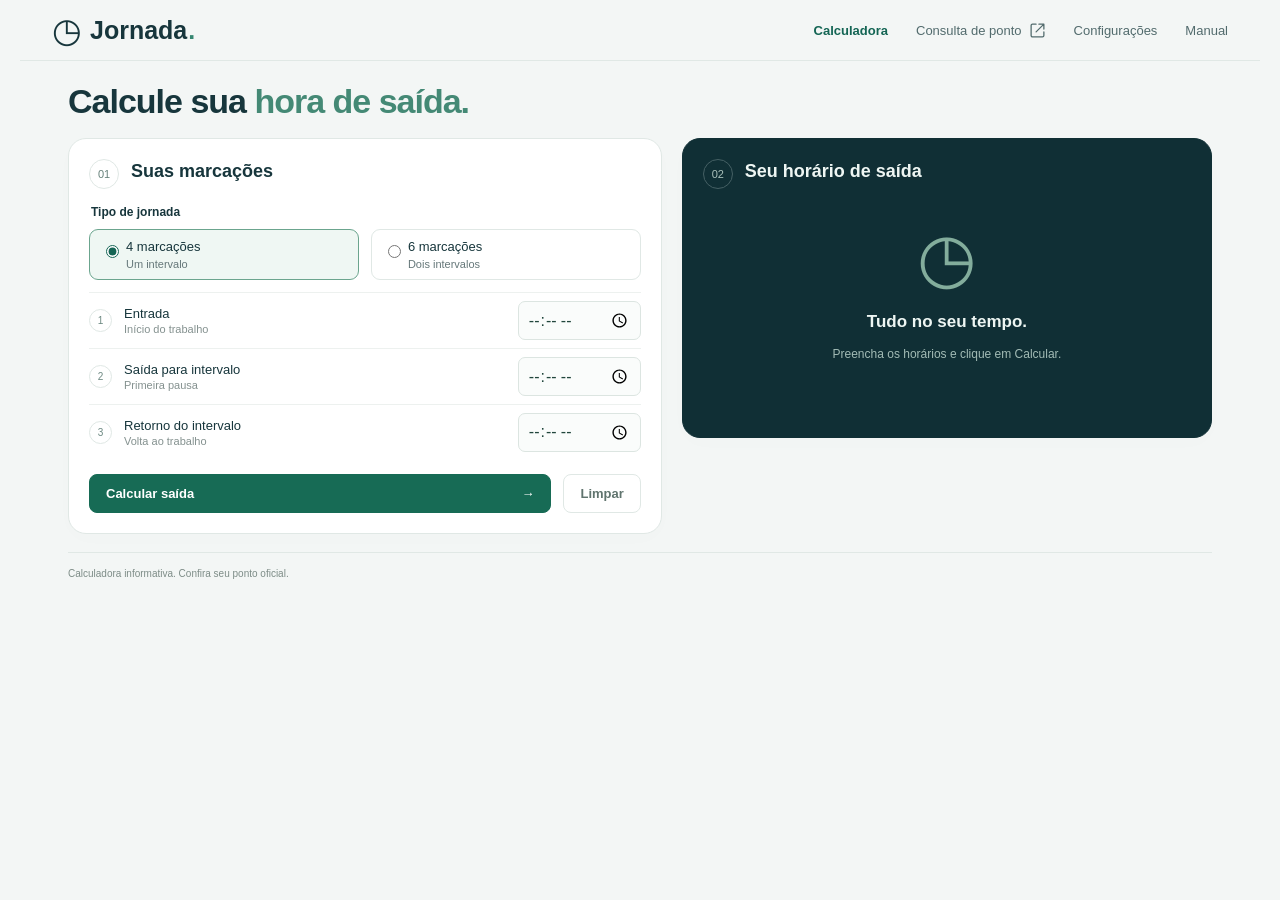
<file: index.html>
<!DOCTYPE html>
<html lang="pt-BR">
<head>
  <meta charset="UTF-8">
  <meta name="viewport" content="width=device-width, initial-scale=1.0">
  <meta name="theme-color" content="#102c32">
  <meta name="description" content="Planeje sua saída com intervalos, hora noturna reduzida e margem de segurança ajustável.">
  <title>Calculadora de jornada</title>
  <link rel="stylesheet" href="assets/css/style.css">
</head>
<body>
  <header class="topbar">
    <a class="brand" href="./"><span class="brand-icon" aria-hidden="true">◷</span> Jornada<span class="brand-dot">.</span></a>
    <button type="button" id="menu-toggle" class="menu-toggle" aria-controls="main-nav" aria-expanded="false"><span aria-hidden="true">☰</span><span id="menu-label">Menu</span></button>
    <nav id="main-nav" aria-label="Navegação principal">
      <button type="button" id="abrir-calculadora" aria-controls="calculadora-panel" aria-current="page">Calculadora</button>
      <a class="external-link" href="https://webapp.confianca.com.br/consultaponto/ponto.aspx" target="_blank" rel="noopener noreferrer" aria-label="Consulta de ponto (abre em nova aba)">Consulta de ponto<svg class="external-link-icon" xmlns="http://www.w3.org/2000/svg" width="18" height="18" viewBox="0 0 24 24" fill="none" stroke="currentColor" stroke-width="1.8" stroke-linecap="round" stroke-linejoin="round" aria-hidden="true" focusable="false"><path d="M14 3h7v7M10 14 21 3"/><path d="M21 14v5a2 2 0 0 1-2 2H5a2 2 0 0 1-2-2V5a2 2 0 0 1 2-2h5"/></svg></a>
      <button type="button" id="abrir-configuracoes" aria-controls="configuracoes" aria-expanded="false">Configurações</button>
      <button type="button" id="abrir-manual" aria-controls="manual" aria-expanded="false">Manual</button>
    </nav>
  </header>
  <main>
    <section class="intro">
      <h1>Calcule sua <span>hora de saída.</span></h1>
    </section>
          <section id="configuracoes" class="card settings-panel" hidden aria-labelledby="settings-title"><h2 id="settings-title">Regras do cálculo</h2><p class="hint">Ajuste os parâmetros e volte à calculadora.</p>
            <div class="settings-grid">
              <label for="jornada">Jornada (minutos)<input form="jornada-form" type="number" id="jornada" min="1" max="960" value="440" required><small>440 min = 7h20</small></label>
              <label for="extras">Extras (minutos)<input form="jornada-form" type="number" id="extras" min="0" max="360" value="120" required><small>120 min = 2h00</small></label>
              <label for="margem">Margem (minutos)<input form="jornada-form" type="number" id="margem" min="0" max="30" value="2" required><small>Antecipação da saída</small></label>
            </div>
            <label class="check"><input form="jornada-form" type="checkbox" id="noturno" checked> Aplicar hora noturna reduzida entre 22h e 05h</label>
            <p class="hint">Cada 52min30s trabalhados nessa faixa contam como 60min. Intervalos não contam. Após 05h, o cálculo volta à hora comum.</p>
            <button type="button" id="voltar-calculadora">Voltar à calculadora</button>
          </section>
    <div class="workspace" id="calculadora-panel">
      <section class="card form-card" aria-labelledby="form-title">
        <div class="card-heading"><span class="step">01</span><div><h2 id="form-title">Suas marcações</h2></div></div>
        <form id="jornada-form">
          <fieldset class="mode"><legend>Tipo de jornada</legend>
            <label><input type="radio" id="quatro-marcacoes" name="modo-jornada" value="quatro" checked><span>4 marcações <small>Um intervalo</small></span></label>
            <label><input type="radio" id="seis-marcacoes" name="modo-jornada" value="seis"><span>6 marcações <small>Dois intervalos</small></span></label>
          </fieldset>
          <div class="time-row"><span class="marker">1</span><label for="entrada">Entrada<small>Início do trabalho</small></label><input type="time" id="entrada" name="entrada" required></div>
          <div class="time-row"><span class="marker">2</span><label for="saida-cafe">Saída para intervalo<small>Primeira pausa</small></label><input type="time" id="saida-cafe" name="saida-cafe" required></div>
          <div class="time-row"><span class="marker">3</span><label for="entrada-cafe">Retorno do intervalo<small>Volta ao trabalho</small></label><input type="time" id="entrada-cafe" name="entrada-cafe" required></div>
          <fieldset id="campoExtra" hidden disabled><legend class="sr-only">Segundo intervalo</legend>
            <div class="time-row"><span class="marker">4</span><label for="segunda-saida">Saída para intervalo<small>Segunda pausa</small></label><input type="time" id="segunda-saida" name="segunda-saida" required></div>
            <div class="time-row"><span class="marker">5</span><label for="segunda-entrada">Retorno do intervalo<small>Volta ao trabalho</small></label><input type="time" id="segunda-entrada" name="segunda-entrada" required></div>
          </fieldset>
          <div id="mensagemErro" role="alert" hidden></div>
          <div class="actions"><button type="submit" id="calcular">Calcular saída <span aria-hidden="true">→</span></button><button type="reset" id="resetar">Limpar</button></div>
        </form>
      </section>
      <aside class="right-column">
        <section class="card result-card" aria-labelledby="result-title">
          <div class="card-heading"><span class="step">02</span><div><h2 id="result-title">Seu horário de saída</h2></div></div>
          <div id="empty-result"><div class="clock-art" aria-hidden="true">◷</div><h3>Tudo no seu tempo.</h3><p>Preencha os horários e clique em Calcular.</p></div>
          <div id="resultado" role="status" aria-live="polite" aria-atomic="true" hidden></div>
        </section>
      </aside>
    </div>
    <section class="card manual-panel" id="manual" aria-labelledby="manual-title" hidden>
      <h2 id="manual-title">Manual</h2>
      <h3>Como calcular</h3>
      <p>Escolha 4 marcações para um intervalo ou 6 para dois. Preencha os horários na ordem em que aconteceram e clique em Calcular saída.</p>
      <p>Um horário menor que o anterior é interpretado como o dia seguinte. A indicação de dia seguinte no resultado é relativa ao dia da entrada.</p>
      <h3>Os dois horários</h3>
      <p>A saída sugerida considera sua jornada. O limite com extras considera a jornada mais as extras configuradas. Ambos são arredondados para baixo e antecipados pela margem definida em Configurações.</p>
        <section class="safety-note"><span aria-hidden="true">↙</span><div><h3>Uma margem para sair tranquilo</h3><p id="margin-note">Saídas arredondadas para baixo, com 2 minutos de antecedência. A margem pode deixar saldo negativo; confira seu ponto.</p></div></section>
        <section class="rules-note"><h3>Como a conta funciona</h3><p>Trabalho diurno + trabalho noturno convertido.<br>As pausas ficam fora da soma.</p><div><span id="rule-jornada">7h20 de jornada</span><span id="rule-extras">Até 2h00 de extras</span></div></section>
      <h3>Hora noturna e intervalos</h3>
      <p>Com a conversão ativada, cada 52min30s trabalhados entre 22h e 05h equivalem a 60 minutos de jornada. Frações de hora entram proporcionalmente. Intervalos ficam fora da conta.</p>
      <p>A versão atual usa hora comum após 05h; não aplica automaticamente a redução à prorrogação noturna. Confira a regra aplicável à sua escala.</p>
      <h3>Conferência do resultado</h3>
      <p>A margem e o arredondamento podem deixar saldo abaixo da jornada. O resultado é uma estimativa: confira os registros oficiais de ponto. Se as marcações já tiverem ultrapassado os limites, um alerta aparecerá na calculadora.</p>
      <button type="button" id="voltar-manual">Voltar à calculadora</button>
    </section>
    <footer>Calculadora informativa. Confira seu ponto oficial.</footer>
  </main>
  <script type="module" src="js/main.js"></script>
</body>
</html>
</file>
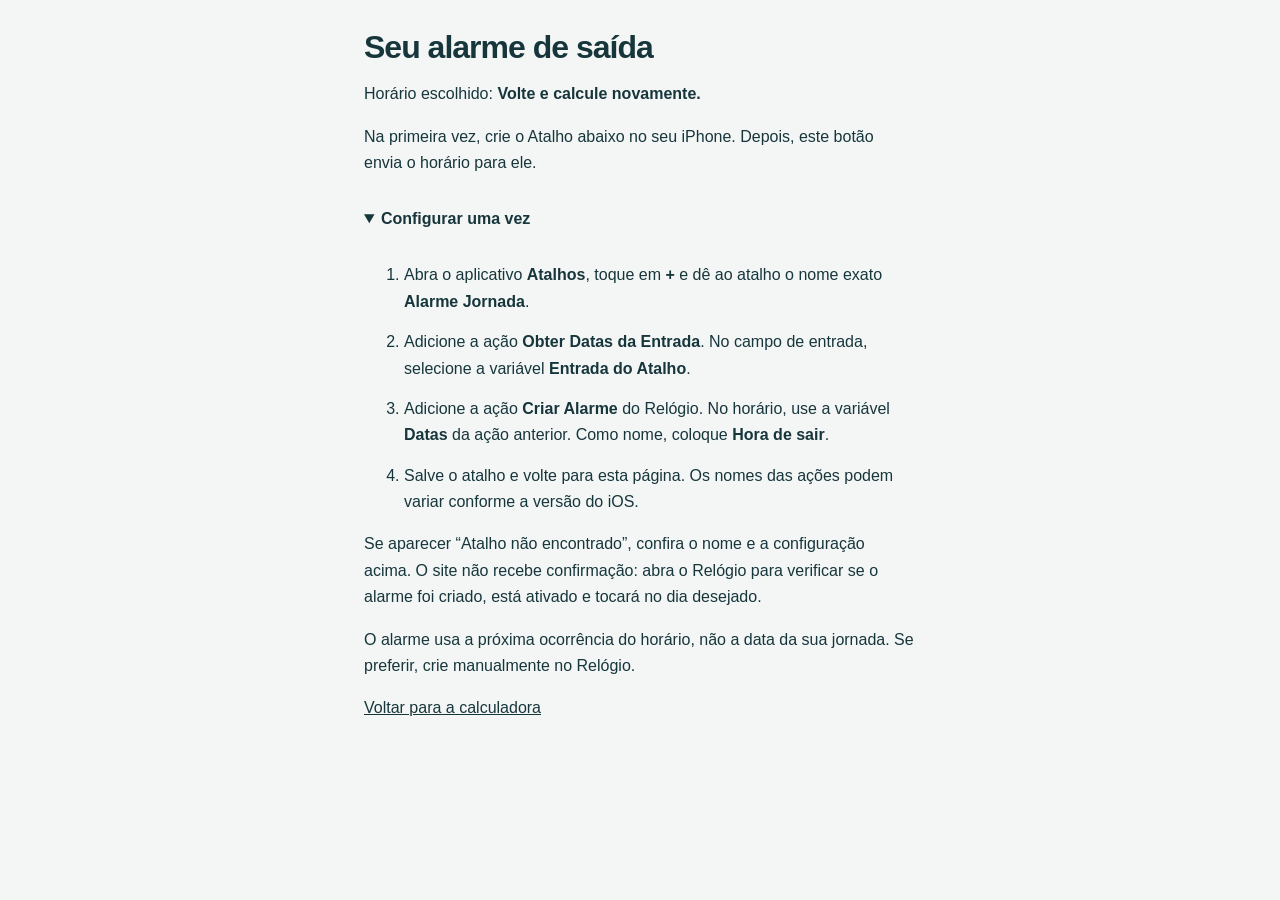
<file: alarme-iphone.html>
<!doctype html>
<html lang="pt-BR">
<head><meta charset="utf-8"><meta name="viewport" content="width=device-width,initial-scale=1"><title>Alarme no iPhone · Jornada</title><link rel="stylesheet" href="assets/css/style.css"><style>main{max-width:600px;padding:30px 24px}h1{font-size:32px;letter-spacing:-1px}p,li{line-height:1.65}li{margin-bottom:14px}.start-alarm{display:inline-flex;align-items:center;justify-content:center;min-height:48px;padding:12px 20px;border-radius:10px;background:#146554;color:white;text-decoration:none;font-weight:650}summary{cursor:pointer;font-weight:650;padding:18px 0}a:focus-visible{outline:3px solid #448975;outline-offset:4px}</style></head>
<body><main>
<h1>Seu alarme de saída</h1>
<p>Horário escolhido: <strong id="horario"></strong></p>
<p>Na primeira vez, crie o Atalho abaixo no seu iPhone. Depois, este botão envia o horário para ele.</p>
<details open><summary>Configurar uma vez</summary><ol>
<li>Abra o aplicativo <strong>Atalhos</strong>, toque em <strong>+</strong> e dê ao atalho o nome exato <strong>Alarme Jornada</strong>.</li>
<li>Adicione a ação <strong>Obter Datas da Entrada</strong>. No campo de entrada, selecione a variável <strong>Entrada do Atalho</strong>.</li>
<li>Adicione a ação <strong>Criar Alarme</strong> do Relógio. No horário, use a variável <strong>Datas</strong> da ação anterior. Como nome, coloque <strong>Hora de sair</strong>.</li>
<li>Salve o atalho e volte para esta página. Os nomes das ações podem variar conforme a versão do iOS.</li>
</ol></details>
<p><a id="executar" class="start-alarm" hidden>Usar Atalho · criar alarme</a></p>
<p>Se aparecer “Atalho não encontrado”, confira o nome e a configuração acima. O site não recebe confirmação: abra o Relógio para verificar se o alarme foi criado, está ativado e tocará no dia desejado.</p>
<p>O alarme usa a próxima ocorrência do horário, não a data da sua jornada. Se preferir, crie manualmente no Relógio.</p>
<p><a href="./">Voltar para a calculadora</a></p>
<script type="module" src="js/alarme-iphone.js"></script>
</main></body></html>
</file>
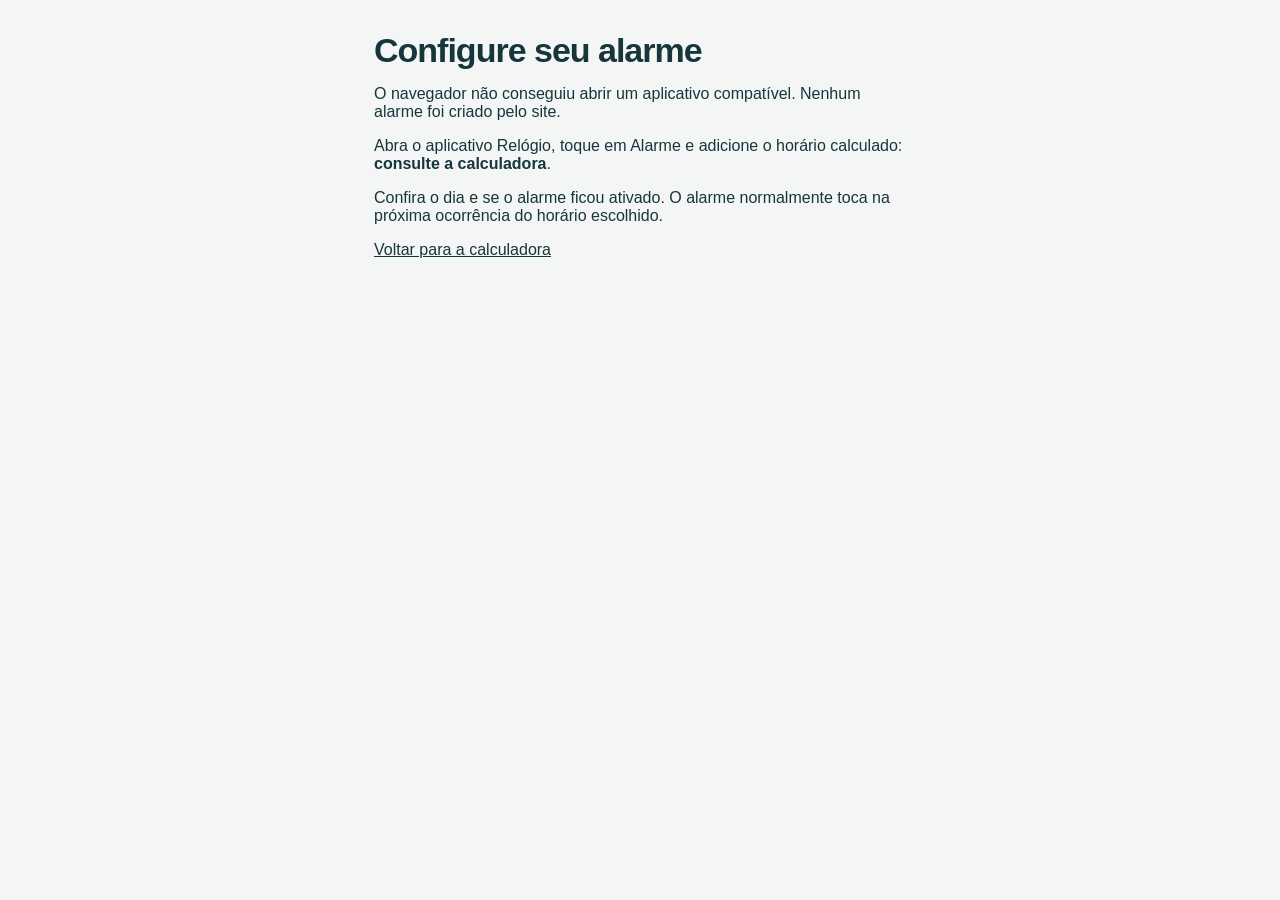
<file: alarme.html>
<!doctype html><html lang="pt-BR"><head><meta charset="utf-8"><meta name="viewport" content="width=device-width,initial-scale=1"><title>Configurar alarme · Jornada</title><link rel="stylesheet" href="assets/css/style.css"></head><body><main style="max-width:580px;padding:32px 24px"><h1>Configure seu alarme</h1><p>O navegador não conseguiu abrir um aplicativo compatível. Nenhum alarme foi criado pelo site.</p><p>Abra o aplicativo Relógio, toque em Alarme e adicione o horário calculado: <strong id="horario"></strong>.</p><p>Confira o dia e se o alarme ficou ativado. O alarme normalmente toca na próxima ocorrência do horário escolhido.</p><a href="./">Voltar para a calculadora</a></main><script>const h=new URLSearchParams(location.search).get('horario');document.getElementById('horario').textContent=/^([01]\d|2[0-3]):[0-5]\d$/.test(h||'')?h:'consulte a calculadora';</script></body></html>
</file>
<file: assets/css/style.css>
:root{
  font-family:Inter,"Segoe UI",Arial,sans-serif;
  color:#17363c;
  background:#f3f6f5;
  font-synthesis:none;
  --muted:#657779;
  --line:#e0e8e5;
  --green:#146554
}
*{
  box-sizing:border-box
}
body{
  margin:0
}
button,input{
  font:inherit
}
a{
  color:inherit
}
.topbar{
  min-height:88px;
  max-width:1240px;
  margin:auto;
  padding:20px 48px;
  display:flex;
  justify-content:space-between;
  align-items:center;
  border-bottom:1px solid var(--line)
}
.brand{
  font-size:25px;
  font-weight:750;
  text-decoration:none;
  display:flex;
  align-items:center;
  gap:8px
}
.brand-dot{
  color:#368771;
  margin-left:-7px
}
.brand-icon{
  font-size:34px;
  font-weight:400
}
nav{
  display:flex;
  gap:28px
}
nav a{
  font-size:13px;
  text-decoration:none;
  color:#526b6d
}
.external-link{
  display:inline-flex;
  align-items:center;
  gap:7px
}
.external-link-icon{
  flex:none;
  width:17px;
  height:17px
}
nav a:hover{
  text-decoration:underline
}
main{
  max-width:1144px;
  margin:auto;
  padding:46px 0 0
}
.eyebrow{
  font-size:11px;
  font-weight:750;
  letter-spacing:2px;
  color:#357a68;
  margin:0 0 17px
}
h1{
  font-size:48px;
  font-weight:650;
  line-height:1.1;
  letter-spacing:-2px;
  margin:0 0 20px
}
h1 span{
  color:#448975
}
.intro>p:last-child{
  font-size:15px;
  color:var(--muted);
  line-height:1.65;
  margin-bottom:32px
}
.workspace{
  display:grid;
  grid-template-columns:1.12fr 1fr;
  gap:26px;
  align-items:start
}
.card{
  background:#fff;
  border:1px solid var(--line);
  border-radius:18px;
  padding:28px;
  box-shadow:0 5px 22px #16383103
}
.card-heading{
  display:flex;
  gap:12px;
  align-items:center;
  margin-bottom:26px
}
.step{
  font-size:11px;
  border:1px solid var(--line);
  border-radius:50%;
  width:30px;
  height:30px;
  display:grid;
  place-items:center;
  color:#66817a;
  flex-shrink:0
}
h2{
  font-size:18px;
  margin:0 0 5px;
  font-weight:650
}
.card-heading p{
  font-size:12px;
  color:var(--muted);
  margin:0
}
fieldset{
  padding:0;
  margin:0;
  border:0;
  min-width:0
}
.mode{
  display:grid;
  grid-template-columns:1fr 1fr;
  gap:12px;
  margin-bottom:24px
}
.mode legend{
  font-size:12px;
  font-weight:600;
  margin-bottom:10px
}
.mode label{
  position:relative;
  cursor:pointer
}
.mode input{
  position:absolute;
  left:12px;
  top:17px;
  accent-color:var(--green)
}
.mode span{
  display:block;
  border:1px solid var(--line);
  border-radius:9px;
  padding:12px 12px 12px 36px;
  font-size:13px
}
.mode input:checked+span{
  background:#eff7f3;
  border-color:#6ba58e
}
.mode small{
  display:block;
  font-size:11px;
  margin-top:4px;
  color:var(--muted)
}
.time-row{
  display:flex;
  align-items:center;
  gap:12px;
  border-top:1px solid #edf1ef;
  padding:15px 0
}
.marker{
  border:1px solid var(--line);
  width:23px;
  height:23px;
  border-radius:50%;
  font-size:10px;
  color:#6d8982;
  display:grid;
  place-items:center;
  flex-shrink:0
}
.time-row label{
  font-size:13px;
  flex:1
}
.time-row small{
  display:block;
  font-size:11px;
  color:#84918f;
  margin-top:4px
}
input[type=time]{
  border:1px solid #dce5e1;
  border-radius:7px;
  background:#fafcfb;
  padding:9px 10px;
  color:#21463c;
  width:123px;
  min-width:0
}
input:focus-visible,button:focus-visible,a:focus-visible,summary:focus-visible{
  outline:3px solid #98cbb9;
  outline-offset:3px
}
.hint{
  color:#72817e;
  font-size:11px;
  line-height:1.6
}
.settings{
  border-top:1px solid var(--line);
  margin-top:19px;
  padding-top:18px
}
.settings summary{
  font-size:12px;
  cursor:pointer;
  display:flex;
  justify-content:space-between
}
.settings-grid{
  display:grid;
  grid-template-columns:repeat(3,1fr);
  gap:10px;
  padding-top:18px
}
.settings-grid label{
  font-size:10px
}
.settings-grid input{
  display:block;
  width:100%;
  border:1px solid var(--line);
  border-radius:6px;
  padding:9px;
  margin:7px 0
}
.settings small{
  font-size:10px;
  color:var(--muted)
}
.check{
  display:flex;
  align-items:center;
  gap:7px;
  font-size:11px;
  margin-top:18px
}
.check input{
  accent-color:var(--green)
}
.actions{
  display:flex;
  gap:12px;
  margin-top:24px
}
button{
  cursor:pointer;
  border-radius:8px;
  font-size:13px;
  font-weight:600;
  padding:14px 18px
}
#calcular{
  background:#176b55;
  color:white;
  border:1px solid #176b55;
  flex:1;
  display:flex;
  justify-content:space-between
}
#calcular:hover{
  background:#10523f
}
#resetar{
  border:1px solid var(--line);
  background:white;
  color:#60746e
}
.result-card{
  background:#102f35;
  color:#eef6f3;
  border-color:#102f35;
  min-height:342px
}
.result-card .step{
  border-color:#456064;
  color:#abc2bc
}
.result-card .card-heading p{
  color:#9cb6b2
}
#empty-result{
  text-align:center;
  padding:12px 0 24px
}
.clock-art{
  font-size:68px;
  color:#83ad9c;
  line-height:1.2
}
h3{
  font-size:14px;
  font-weight:600
}
#empty-result h3{
  font-size:17px;
  margin:13px 0 9px
}
#empty-result p{
  font-size:12px;
  line-height:1.7;
  color:#a2bbb5
}
.safety-note{
  display:flex;
  gap:14px;
  background:#e7f0e7;
  border:1px solid #d4e3d5;
  border-radius:12px;
  padding:20px;
  margin-top:18px
}
.safety-note>span{
  font-size:25px;
  color:#428369
}
.safety-note h3{
  margin:0 0 7px;
  color:#365f48;
  font-size:12px
}
.safety-note p{
  font-size:11px;
  line-height:1.75;
  color:#5e7664;
  margin:0
}
.rules-note{
  padding:22px 7px
}
.rules-note h3{
  font-size:12px;
  margin:0 0 8px
}
.rules-note p{
  font-size:12px;
  color:var(--muted);
  line-height:1.7
}
.rules-note>div{
  display:flex;
  gap:8px;
  flex-wrap:wrap
}
.rules-note span{
  font-size:10px;
  border:1px solid var(--line);
  border-radius:5px;
  padding:6px 8px;
  color:#677d73
}
footer{
  font-size:10px;
  color:#7d8c87;
  line-height:1.7;
  border-top:1px solid var(--line);
  margin-top:35px;
  padding:22px 0 26px;
  max-width:100%
}
.result-label{
  font-size:12px;
  color:#b8d7cb
}
.result-time{
  font-size:60px;
  letter-spacing:-2px;
  font-weight:600;
  line-height:1.15;
  margin:8px 0 3px
}
.day-label{
  font-size:11px;
  color:#9bb9ae
}
.limit{
  border-top:1px solid #3a5356;
  margin-top:23px;
  padding-top:18px;
  display:flex;
  align-items:center;
  justify-content:space-between
}
.limit strong{
  font-size:25px;
  font-weight:500
}
.limit small{
  display:block;
  font-size:10px;
  color:#abc4bb;
  margin-top:4px
}
.result-meta{
  font-size:11px;
  color:#aac4bb;
  line-height:1.9;
  margin:18px 0 0
}
.warning{
  background:#fff1ce;
  color:#624609;
  padding:12px;
  border-radius:7px;
  font-size:12px;
  line-height:1.6;
  margin-top:14px
}
#mensagemErro{
  background:#fff0ec;
  border:1px solid #e6b2a8;
  color:#963d2c;
  padding:12px;
  font-size:12px;
  border-radius:7px;
  margin-top:16px
}
.sr-only{
  position:absolute;
  width:1px;
  height:1px;
  padding:0;
  margin:-1px;
  overflow:hidden;
  clip:rect(0,0,0,0);
  white-space:nowrap;
  border:0
}
[hidden]{
  display:none!important
}
@media(min-width:1400px){
  main{
  padding-top:60px
}
.intro{
  margin-bottom:40px
}

}
@media(max-width:1239px){
  main{
  margin:0 48px
}

}
@media(max-width:760px){
  .topbar{
  padding:16px 22px;
  min-height:70px
}
nav{
  gap:12px
}
nav a{
  font-size:10px
}
.brand{
  font-size:21px
}
main{
  margin:0 22px;
  padding-top:30px
}
h1{
  font-size:38px
}
.workspace{
  grid-template-columns:1fr;
  gap:18px
}
.card{
  padding:23px
}
.intro>p:last-child{
  font-size:13px
}
.result-card{
  min-height:300px
}
.rules-note{
  padding-bottom:0
}
footer{
  margin-top:22px
}

}
@media(max-width:390px){
  .topbar{
  flex-wrap:wrap;
  gap:10px
}
nav{
  width:100%;
  justify-content:space-between
}
.card{
  padding:18px
}
main{
  margin:0 14px
}
.time-row{
  gap:8px
}
.time-row label{
  font-size:12px
}
input[type=time]{
  width:110px
}
.mode span{
  font-size:12px
}
.settings-grid{
  gap:6px
}

}

/* Mantém marcações, regras e resultado juntos em uma tela mais compacta. */
.topbar { min-height: 60px; padding: 10px 32px; }
main { padding-top: 22px; }
.intro { margin-bottom: 0; }
.eyebrow { margin-bottom: 8px; font-size: 10px; }
h1 { font-size: 34px; letter-spacing: -1px; margin-bottom: 8px; }
.intro > p:last-child { font-size: 13px; margin: 0 0 18px; }
.workspace { gap: 20px; }
.card { padding: 20px; }
.card-heading { margin-bottom: 16px; }
.mode { margin-bottom: 12px; }
.mode span { padding-top: 9px; padding-bottom: 9px; }
.mode input { top: 13px; }
.time-row { padding: 8px 0; }
.time-row small { margin-top: 2px; }
input[type=time] { padding: 7px 9px; }
.hint { margin: 7px 0; }
.settings { margin-top: 12px; padding-top: 12px; }
.settings h3 { margin: 0; font-size: 12px; }
.settings-grid { padding-top: 10px; }
.settings-grid input { padding: 7px; margin: 5px 0; }
.check { margin-top: 10px; }
.actions { margin-top: 14px; }
button { padding: 11px 16px; }
.result-card { min-height: 300px; }
.safety-note { padding: 14px; margin-top: 12px; }
.rules-note { padding: 14px 4px 0; }
.rules-note p { margin: 8px 0; }
footer { margin-top: 18px; padding: 12px 0; }
@media (min-width: 1400px) { main { padding-top: 22px; } .intro { margin-bottom: 0; } }
@media (min-width: 761px) and (max-height: 800px) {
  .topbar { min-height: 50px; padding-top: 6px; padding-bottom: 6px; }
  main { padding-top: 14px; }
  .intro .eyebrow { display: none; }
  h1 { font-size: 28px; margin-bottom: 5px; }
  .intro > p:last-child { margin-bottom: 12px; font-size: 12px; }
  .card { padding: 16px; }
  .card-heading { margin-bottom: 12px; }
  .time-row { padding: 6px 0; }
  .time-row small { display: none; }
  footer { margin-top: 12px; padding: 8px 0; }
}
@media (max-width: 760px) {
  .topbar { padding: 12px 20px; }
  main { padding-top: 20px; }
  h1 { font-size: 30px; }
  .workspace { gap: 14px; }
}

/* Acesso às regras na navegação, sem sair da hospedagem. */
nav button { border: 0; background: transparent; color: #526b6d; font-size: 13px; font-weight: 400; padding: 0; }
nav button:hover { text-decoration: underline; }
nav button[aria-expanded="true"] { color: #146554; font-weight: 600; }
.settings-panel { max-width: 640px; margin: 0 auto; }
.settings-panel .settings-grid { padding-top: 16px; }
.settings-panel small { color: var(--muted); font-size: 10px; }
#voltar-calculadora { margin-top: 18px; background: #176b55; color: white; border: 0; }
@media (max-width: 760px) { nav button { font-size: 10px; } }

/* Explicações completas ficam no Manual. */
.intro { margin-bottom: 18px; }
.manual-panel { max-width: 720px; margin: 0 auto; }
.manual-panel h3 { margin: 22px 0 8px; }
.manual-panel p { font-size: 13px; line-height: 1.75; color: var(--muted); }
.manual-panel .safety-note h3 { margin: 0 0 7px; }
.manual-panel .rules-note { padding: 16px 0; }
#voltar-manual { margin-top: 18px; background: #176b55; color: white; border: 0; }
nav button[aria-expanded="true"] { color: #146554; font-weight: 600; }
.topbar { gap: 16px; }
@media (max-width: 440px) { .topbar { flex-wrap: wrap; } nav { width: 100%; justify-content: space-between; gap: 12px; } }

/* Os dois horários recebem o mesmo destaque. */
.limit { display: block; }
.limit strong { display: block; font-size: 60px; font-weight: 600; letter-spacing: -2px; line-height: 1.15; margin: 8px 0 3px; }

/* Navegação acessível com áreas de toque confortáveis no celular. */
.menu-toggle { display: none; }
#main-nav { align-items: center; }
#main-nav [aria-current="page"] { color: #146554; font-weight: 650; }
@media (max-width: 760px) {
  .topbar { display: flex; flex-wrap: wrap; gap: 0; padding: 12px 20px; background: #f3f6f5; }
  .topbar .brand { font-size: 23px; min-height: 44px; }
  .menu-toggle { display: inline-flex; align-items: center; justify-content: center; gap: 8px; min-height: 44px; min-width: 94px; padding: 9px 12px; margin-left: auto; border: 1px solid #d1ded7; background: #fff; color: #214e43; font-size: 14px; }
  .menu-toggle > span:first-child { font-size: 19px; line-height: 1; }
  #main-nav { display: none; width: 100%; margin-top: 10px; padding: 8px; border: 1px solid #dce6e0; border-radius: 12px; background: white; box-shadow: 0 5px 14px #17363c08; gap: 4px; }
  .topbar.menu-open #main-nav { display: grid; grid-template-columns: 1fr; }
  #main-nav a, #main-nav button { display: flex; align-items: center; justify-content: flex-start; width: 100%; min-height: 46px; padding: 12px 14px; margin: 0; border: 0; border-radius: 8px; background: transparent; color: #47665d; font: inherit; font-size: 14px; text-align: left; text-decoration: none; }
  #main-nav [aria-current="page"] { background: #eaf4ee; color: #146554; font-weight: 650; }
  #main-nav a:hover, #main-nav button:hover { background: #f0f6f2; }
  #main-nav [aria-current="page"]::after { content: '●'; margin-left: auto; font-size: 7px; color: #277257; }
}

.alarm-button { display:inline-flex; align-items:center; justify-content:center; min-height:44px; padding:10px 16px; margin-top:14px; border:1px solid #9dc5b8; border-radius:9px; color:#effbf6; text-decoration:none; font-size:14px; font-weight:600; }
.alarm-button:hover { background:#ffffff14; }
.alarm-button:focus-visible { outline:3px solid #c9ecdf; outline-offset:3px; }
.alarm-help { font-size:12px; line-height:1.6; color:#bdd3ce; margin:20px 0 0; }
</file>
